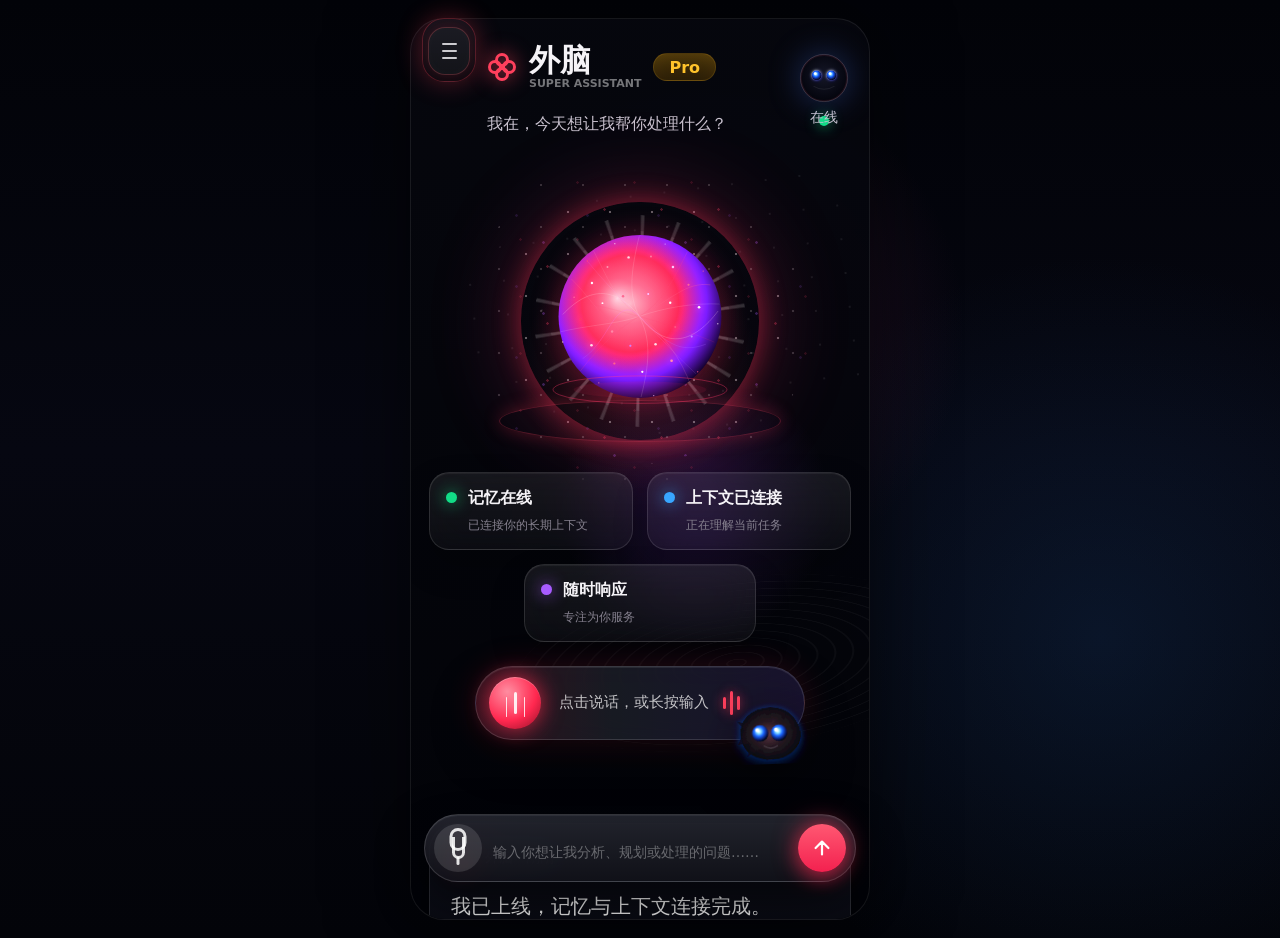
<file: app/index.html>
<!doctype html>
<html lang="zh-CN">
<head>
<meta charset="utf-8" />
<meta name="viewport" content="width=device-width, initial-scale=1, viewport-fit=cover" />
<title>Super Assistant · 个人外脑</title>
<link rel="stylesheet" href="./styles.css?v=20260625c" />
</head>
<body>
<div class="mobile-shell">
  <aside class="side-rail" id="sideRail" aria-label="功能入口">
    <button class="menu-toggle" id="menuToggle" type="button" aria-label="展开功能栏" aria-expanded="false">
      <span></span><span></span><span></span>
    </button>
    <nav class="rail-nav" aria-label="Super Assistant 功能">
      <button class="rail-item active" type="button" data-feature="记忆" title="记忆">
        <span class="rail-icon brain-icon" aria-hidden="true"></span><span class="rail-label">记忆</span>
      </button>
      <button class="rail-item" type="button" data-feature="工具" title="工具">
        <span class="rail-icon tool-icon" aria-hidden="true"></span><span class="rail-label">工具</span>
      </button>
      <button class="rail-item" type="button" data-feature="创作" title="创作">
        <span class="rail-icon write-icon" aria-hidden="true"></span><span class="rail-label">创作</span>
      </button>
      <button class="rail-item" type="button" data-feature="项目" title="项目">
        <span class="rail-icon project-icon" aria-hidden="true"></span><span class="rail-label">项目</span>
      </button>
      <button class="rail-item" type="button" data-feature="分析" title="分析">
        <span class="rail-icon chart-icon" aria-hidden="true"></span><span class="rail-label">分析</span>
      </button>
      <button class="rail-item" type="button" data-feature="自动化" title="自动化">
        <span class="rail-icon bolt-icon" aria-hidden="true"></span><span class="rail-label">自动化</span>
      </button>
      <button class="rail-item" type="button" data-feature="设置" title="设置">
        <span class="rail-icon spark-icon" aria-hidden="true"></span><span class="rail-label">设置</span>
      </button>
    </nav>
  </aside>

  <div class="sidebar-scrim" id="sidebarScrim" hidden></div>

  <main class="home-screen" id="homeScreen">
    <header class="identity-area">
      <div class="brand-line">
        <div class="brand-mark" aria-hidden="true">
          <span></span><span></span><span></span><span></span>
        </div>
        <h1>外脑 <span>Super Assistant</span></h1>
        <span class="pro-badge">Pro</span>
      </div>
      <p>我在，今天想让我帮你处理什么？</p>
      <div class="online-pill" aria-label="在线状态">
        <img src="./assets/assistant-avatar.svg" alt="" />
        <span></span>在线
      </div>
    </header>

    <section class="brain-hero" aria-label="外脑核心">
      <div class="orb-wrap">
        <div class="memory-orb" aria-hidden="true">
          <img src="./assets/brain-core.svg" alt="" />
        </div>
        <div class="orb-ring" aria-hidden="true"></div>
      </div>
      <div class="status-grid" aria-label="外脑状态">
        <article class="mini-card">
          <span class="status-dot green"></span>
          <strong>记忆在线</strong>
          <small>已连接你的长期上下文</small>
        </article>
        <article class="mini-card">
          <span class="status-dot blue"></span>
          <strong>上下文已连接</strong>
          <small>正在理解当前任务</small>
        </article>
        <article class="mini-card compact">
          <span class="status-dot violet"></span>
          <strong>随时响应</strong>
          <small>专注为你服务</small>
        </article>
      </div>
      <div class="core-command" aria-hidden="true">
        <span class="voice-orb"><i></i></span>
        <span class="command-text">点击说话，或长按输入</span>
        <span class="wave-mark"><i></i><i></i><i></i></span>
        <img class="mini-companion" src="./assets/mini-companion.svg" alt="" />
      </div>
    </section>

    <section class="answer-stack" id="answerStack" aria-live="polite">
      <article class="answer-card" id="answerCard">
        <div class="answer-meta"><span class="answer-sigil" aria-hidden="true"></span>外脑 · 刚刚</div>
        <div class="answer-copy" id="answerCopy">
          我已上线，记忆与上下文连接完成。<br>
          你可以直接把问题交给我，我会帮你整理思路、分析信息或推进下一步。
        </div>
        <details class="run-details" id="runDetails">
          <summary>运行详情</summary>
          <dl>
            <div><dt>job_id</dt><dd id="debugJobId">-</dd></div>
            <div><dt>status</dt><dd id="debugStatus">ready</dd></div>
            <div><dt>confidence</dt><dd id="debugConfidence">-</dd></div>
            <div><dt>debug message</dt><dd id="debugMessage">等待输入</dd></div>
          </dl>
        </details>
      </article>
    </section>
  </main>

  <form class="dock-input" id="chatForm">
    <button class="voice-button" type="button" aria-label="语音输入">
      <span></span>
    </button>
    <textarea id="chatInput" rows="1" placeholder="输入你想让我分析、规划或处理的问题……" required></textarea>
    <button class="send-button" id="sendBtn" type="submit" aria-label="发送">
      <svg viewBox="0 0 24 24" aria-hidden="true"><path d="M12 19V5m0 0-7 7m7-7 7 7"/></svg>
    </button>
  </form>
</div>

<script src="./app.js?v=20260625c"></script>
</body>
</html>
</file>
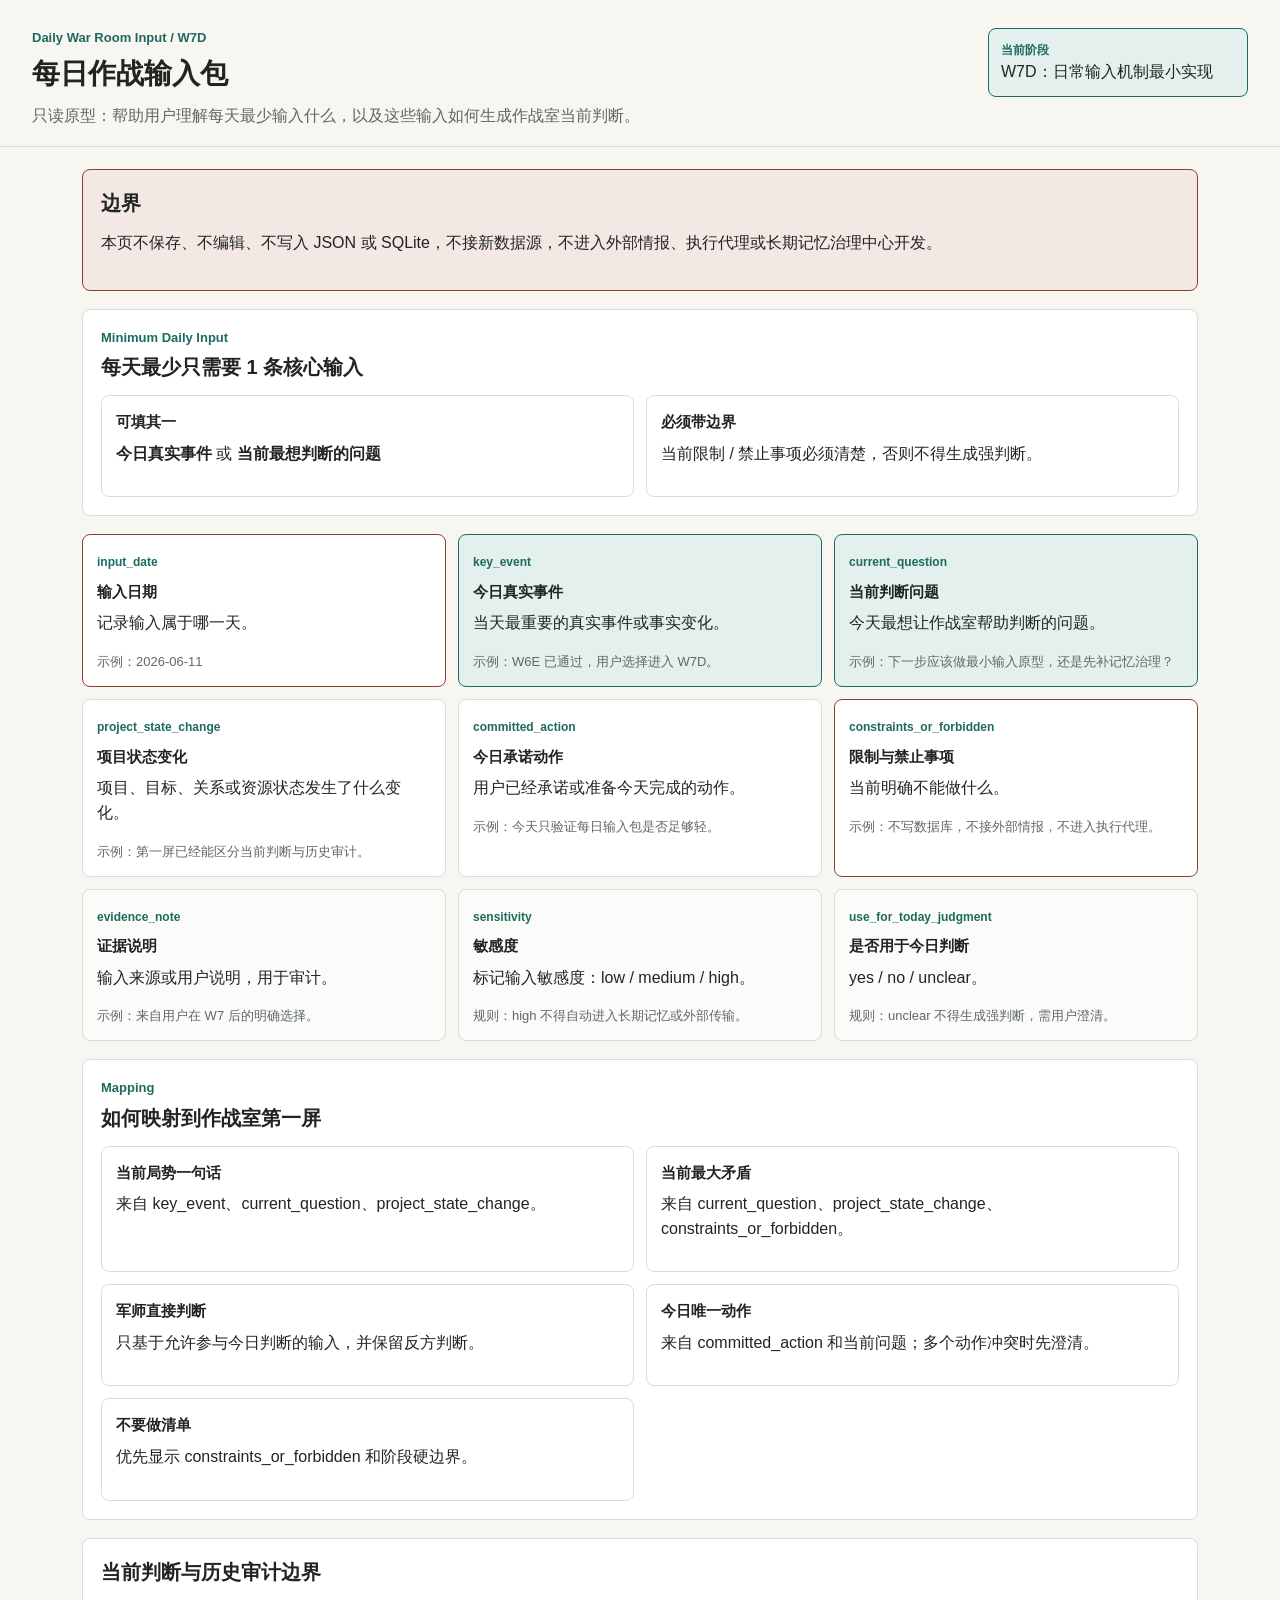
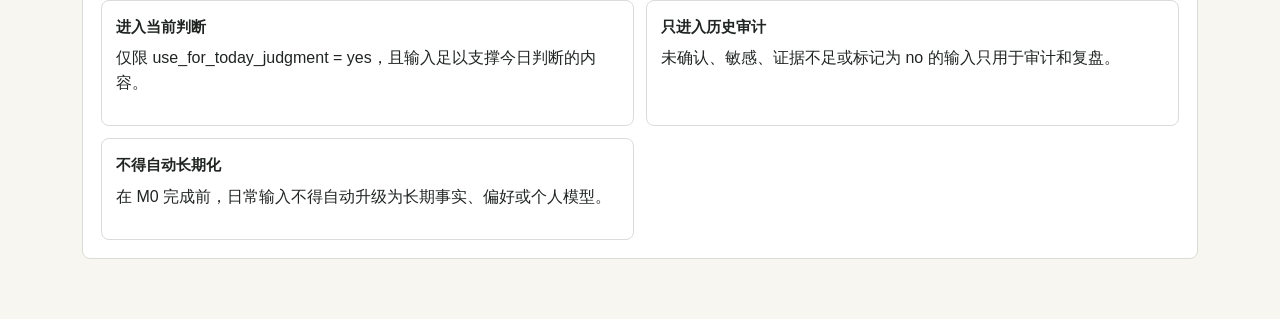
<file: app/daily_input.html>
<!doctype html>
<html lang="zh-CN">
<head>
  <meta charset="utf-8">
  <meta name="viewport" content="width=device-width, initial-scale=1">
  <title>个人超级军师 · 每日作战输入包 W7D</title>
  <link rel="stylesheet" href="./daily_input.css">
</head>
<body>
  <header class="page-header">
    <div>
      <p class="eyebrow">Daily War Room Input / W7D</p>
      <h1>每日作战输入包</h1>
      <p class="summary">只读原型：帮助用户理解每天最少输入什么，以及这些输入如何生成作战室当前判断。</p>
    </div>
    <div class="stage-box">
      <strong>当前阶段</strong>
      <span>W7D：日常输入机制最小实现</span>
    </div>
  </header>

  <main>
    <section class="notice" aria-label="W7D boundary">
      <h2>边界</h2>
      <p>本页不保存、不编辑、不写入 JSON 或 SQLite，不接新数据源，不进入外部情报、执行代理或长期记忆治理中心开发。</p>
    </section>

    <section class="first-screen">
      <div class="section-heading">
        <p class="eyebrow">Minimum Daily Input</p>
        <h2>每天最少只需要 1 条核心输入</h2>
      </div>
      <div class="minimal-rule">
        <article>
          <h3>可填其一</h3>
          <p><strong>今日真实事件</strong> 或 <strong>当前最想判断的问题</strong></p>
        </article>
        <article>
          <h3>必须带边界</h3>
          <p>当前限制 / 禁止事项必须清楚，否则不得生成强判断。</p>
        </article>
      </div>
    </section>

    <section class="field-grid" aria-label="Daily input fields">
      <article class="field-card required">
        <span class="field-key">input_date</span>
        <h3>输入日期</h3>
        <p>记录输入属于哪一天。</p>
        <p class="example">示例：2026-06-11</p>
      </article>

      <article class="field-card core">
        <span class="field-key">key_event</span>
        <h3>今日真实事件</h3>
        <p>当天最重要的真实事件或事实变化。</p>
        <p class="example">示例：W6E 已通过，用户选择进入 W7D。</p>
      </article>

      <article class="field-card core">
        <span class="field-key">current_question</span>
        <h3>当前判断问题</h3>
        <p>今天最想让作战室帮助判断的问题。</p>
        <p class="example">示例：下一步应该做最小输入原型，还是先补记忆治理？</p>
      </article>

      <article class="field-card">
        <span class="field-key">project_state_change</span>
        <h3>项目状态变化</h3>
        <p>项目、目标、关系或资源状态发生了什么变化。</p>
        <p class="example">示例：第一屏已经能区分当前判断与历史审计。</p>
      </article>

      <article class="field-card">
        <span class="field-key">committed_action</span>
        <h3>今日承诺动作</h3>
        <p>用户已经承诺或准备今天完成的动作。</p>
        <p class="example">示例：今天只验证每日输入包是否足够轻。</p>
      </article>

      <article class="field-card required">
        <span class="field-key">constraints_or_forbidden</span>
        <h3>限制与禁止事项</h3>
        <p>当前明确不能做什么。</p>
        <p class="example">示例：不写数据库，不接外部情报，不进入执行代理。</p>
      </article>

      <article class="field-card audit">
        <span class="field-key">evidence_note</span>
        <h3>证据说明</h3>
        <p>输入来源或用户说明，用于审计。</p>
        <p class="example">示例：来自用户在 W7 后的明确选择。</p>
      </article>

      <article class="field-card audit">
        <span class="field-key">sensitivity</span>
        <h3>敏感度</h3>
        <p>标记输入敏感度：low / medium / high。</p>
        <p class="example">规则：high 不得自动进入长期记忆或外部传输。</p>
      </article>

      <article class="field-card audit">
        <span class="field-key">use_for_today_judgment</span>
        <h3>是否用于今日判断</h3>
        <p>yes / no / unclear。</p>
        <p class="example">规则：unclear 不得生成强判断，需用户澄清。</p>
      </article>
    </section>

    <section class="mapping" aria-label="Mapping to war room">
      <div class="section-heading">
        <p class="eyebrow">Mapping</p>
        <h2>如何映射到作战室第一屏</h2>
      </div>
      <div class="mapping-grid">
        <article>
          <h3>当前局势一句话</h3>
          <p>来自 key_event、current_question、project_state_change。</p>
        </article>
        <article>
          <h3>当前最大矛盾</h3>
          <p>来自 current_question、project_state_change、constraints_or_forbidden。</p>
        </article>
        <article>
          <h3>军师直接判断</h3>
          <p>只基于允许参与今日判断的输入，并保留反方判断。</p>
        </article>
        <article>
          <h3>今日唯一动作</h3>
          <p>来自 committed_action 和当前问题；多个动作冲突时先澄清。</p>
        </article>
        <article>
          <h3>不要做清单</h3>
          <p>优先显示 constraints_or_forbidden 和阶段硬边界。</p>
        </article>
      </div>
    </section>

    <section class="audit-boundary" aria-label="Audit boundary">
      <h2>当前判断与历史审计边界</h2>
      <div class="boundary-grid">
        <article>
          <h3>进入当前判断</h3>
          <p>仅限 use_for_today_judgment = yes，且输入足以支撑今日判断的内容。</p>
        </article>
        <article>
          <h3>只进入历史审计</h3>
          <p>未确认、敏感、证据不足或标记为 no 的输入只用于审计和复盘。</p>
        </article>
        <article>
          <h3>不得自动长期化</h3>
          <p>在 M0 完成前，日常输入不得自动升级为长期事实、偏好或个人模型。</p>
        </article>
      </div>
    </section>
  </main>
</body>
</html>
</file>
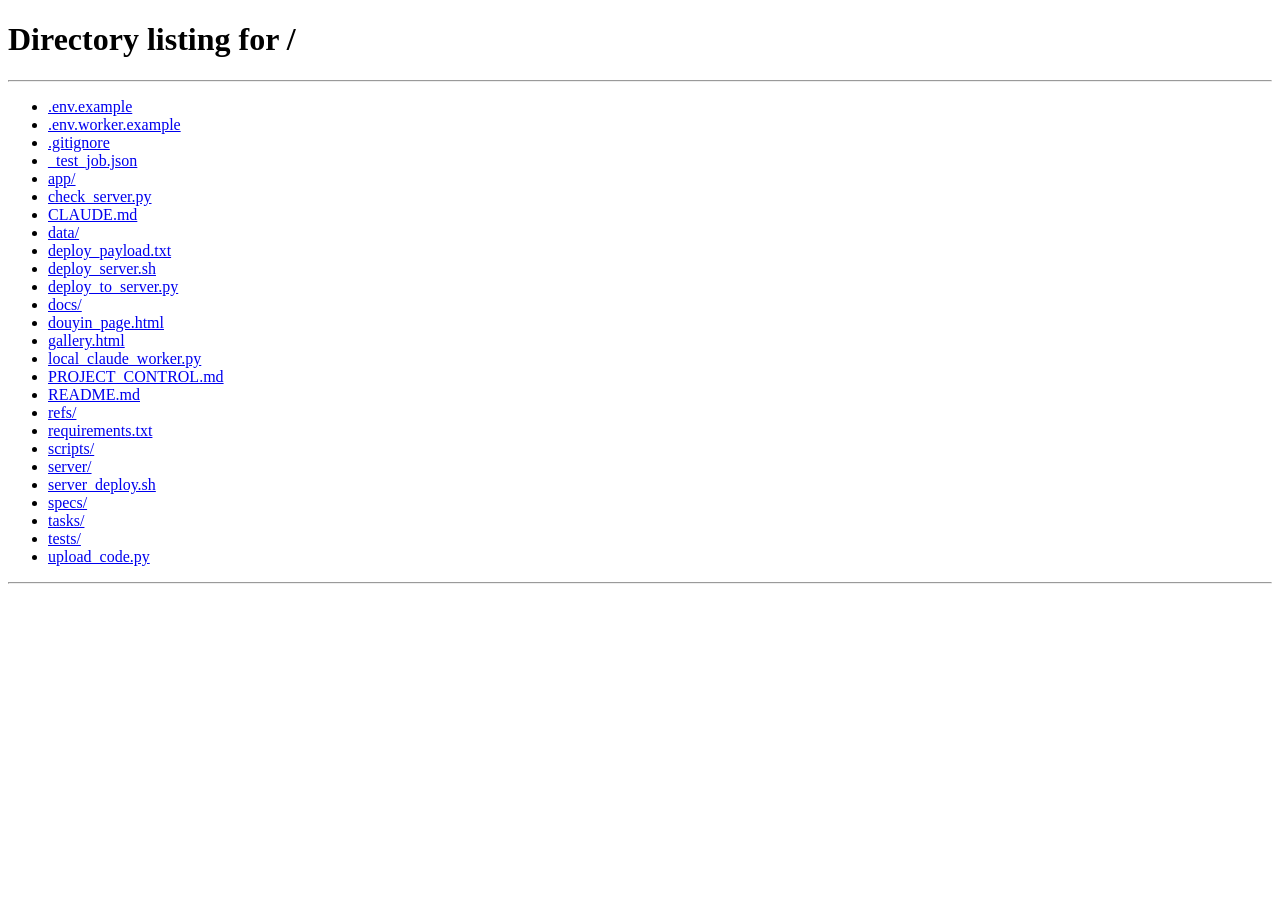
<file: app/local-claude-check.html>
<!DOCTYPE html>
<html lang="zh-CN">
<head>
<meta charset="UTF-8">
<meta http-equiv="refresh" content="0;url=/" />
<meta name="viewport" content="width=device-width, initial-scale=1.0">
<title>Local Claude Worker 验证 · 已迁移</title>
<style>
  * { box-sizing: border-box; margin: 0; padding: 0; }
  body { font-family: -apple-system, 'Microsoft YaHei', sans-serif; background: #0f172a; color: #e2e8f0; min-height: 100vh; padding: 2rem; }
  .container { max-width: 780px; margin: 0 auto; }
  h1 { font-size: 1.5rem; margin-bottom: 0.5rem; color: #f8fafc; }
  .subtitle { color: #94a3b8; margin-bottom: 1.5rem; font-size: 0.9rem; }
  .card { background: #1e293b; border: 1px solid #334155; border-radius: 10px; padding: 1.5rem; margin-bottom: 1rem; }
  textarea { width: 100%; min-height: 100px; background: #0f172a; border: 1px solid #475569; color: #e2e8f0; padding: 0.75rem; border-radius: 6px; font-size: 0.95rem; resize: vertical; font-family: inherit; }
  button { background: #3b82f6; color: #fff; border: none; padding: 0.7rem 1.8rem; border-radius: 6px; font-size: 1rem; cursor: pointer; margin-top: 0.75rem; transition: background .15s; }
  button:hover { background: #2563eb; }
  button:disabled { background: #475569; cursor: not-allowed; }
  .status-pending { color: #fbbf24; }
  .status-claimed { color: #60a5fa; }
  .status-succeeded { color: #34d399; }
  .status-failed { color: #f87171; }
  .status-running { color: #a78bfa; }
  .result-box { background: #0f172a; border: 1px solid #334155; border-radius: 6px; padding: 1rem; white-space: pre-wrap; font-size: 0.9rem; line-height: 1.6; max-height: 400px; overflow-y: auto; }
  .badge { display: inline-block; padding: 0.2rem 0.6rem; border-radius: 4px; font-size: 0.8rem; font-weight: 600; }
  .badge-ok { background: #065f46; color: #34d399; }
  .badge-err { background: #7f1d1d; color: #f87171; }
  .badge-info { background: #1e3a5f; color: #60a5fa; }
  .section-label { font-size: 0.8rem; color: #94a3b8; text-transform: uppercase; letter-spacing: 0.05em; margin-bottom: 0.4rem; }
  .hidden { display: none; }
  .pass-banner { background: #065f46; border: 2px solid #34d399; color: #d1fae5; padding: 1.2rem; border-radius: 10px; text-align: center; font-size: 1.2rem; font-weight: 700; margin-bottom: 1rem; }
  .error-banner { background: #7f1d1d; border: 2px solid #f87171; color: #fecaca; padding: 1rem; border-radius: 10px; margin-bottom: 1rem; }
  .log-line { font-size: 0.8rem; color: #94a3b8; padding: 0.15rem 0; }
</style>
</head>
<body>
<div class="container">
  <h1>🖥️ Local Claude Worker 验证</h1>
  <p class="subtitle">本机 Claude Code → 远程服务器 → 网页展示</p>

  <div id="passBanner" class="pass-banner hidden">✅ Local Claude Worker 已跑通</div>
  <div id="errorBanner" class="error-banner hidden"></div>

  <div class="card">
    <div class="section-label">📝 提问</div>
    <textarea id="question">帮我测试远程服务器到本机 Claude Worker 是否接通，并简单说明你看到了什么。用JSON格式回答。</textarea>
    <button id="btnCreate" onclick="createJob()">创建 Claude Worker 任务</button>
    <div id="createInfo" style="margin-top:0.5rem;font-size:0.85rem;"></div>
  </div>

  <div class="card" id="statusCard">
    <div class="section-label">📊 状态</div>
    <div id="logArea"></div>
    <div id="resultArea"></div>
  </div>
</div>

<script>
const SERVER = '';
let pollTimer = null;

function log(msg) {
  const area = document.getElementById('logArea');
  area.innerHTML += `<div class="log-line">[${new Date().toLocaleTimeString()}] ${msg}</div>`;
}

async function createJob() {
  const btn = document.getElementById('btnCreate');
  const question = document.getElementById('question').value.trim();
  if (!question) return;

  btn.disabled = true;
  document.getElementById('passBanner').classList.add('hidden');
  document.getElementById('errorBanner').classList.add('hidden');
  document.getElementById('resultArea').innerHTML = '';
  document.getElementById('logArea').innerHTML = '';
  document.getElementById('createInfo').innerHTML = '';

  log('创建任务...');
  try {
    const resp = await fetch(SERVER + '/api/local-agent/jobs', {
      method: 'POST',
      headers: { 'Content-Type': 'application/json' },
      body: JSON.stringify({ user_id: 'default_user', task_type: 'deep_reasoning', question: question, context: { source: 'web_verify' } })
    });
    const data = await resp.json();
    if (!data.job_id) { log('❌ 创建失败: ' + JSON.stringify(data)); btn.disabled = false; return; }

    document.getElementById('createInfo').innerHTML = `Job ID: <code>${data.job_id}</code> — 等待本机 Worker 处理...`;
    log('✅ 任务已创建: ' + data.job_id);
    log('⏳ 轮询中...');
    pollJob(data.job_id);
  } catch(e) {
    log('❌ 请求失败: ' + e.message);
    btn.disabled = false;
  }
}

async function pollJob(jobId) {
  if (pollTimer) clearTimeout(pollTimer);

  try {
    const resp = await fetch(SERVER + '/api/local-agent/jobs/' + jobId);
    const data = await resp.json();
    const status = data.status;

    if (status === 'pending') {
      log('⏳ pending — 等待 Worker 拉取...');
      pollTimer = setTimeout(() => pollJob(jobId), 2000);
    } else if (status === 'claimed') {
      log('🔄 claimed — Worker 已拉取，Claude 推理中...');
      pollTimer = setTimeout(() => pollJob(jobId), 3000);
    } else if (status === 'succeeded') {
      log('✅ succeeded — 推理完成！');
      showResult(data, true);
      document.getElementById('btnCreate').disabled = false;
    } else if (status === 'failed') {
      log('❌ failed — ' + (data.error || '未知错误'));
      showResult(data, false);
      document.getElementById('btnCreate').disabled = false;
    } else {
      log('🔄 ' + status + ' — 继续轮询...');
      pollTimer = setTimeout(() => pollJob(jobId), 3000);
    }
  } catch(e) {
    log('⚠️ 轮询异常: ' + e.message + '，2秒后重试...');
    pollTimer = setTimeout(() => pollJob(jobId), 3000);
  }
}

function showResult(data, success) {
  const area = document.getElementById('resultArea');
  const r = data.result || {};
  let html = '';

  if (success) {
    document.getElementById('passBanner').classList.remove('hidden');
  } else {
    const banner = document.getElementById('errorBanner');
    banner.textContent = '❌ 任务失败: ' + (data.error || '未知错误');
    banner.classList.remove('hidden');
  }

  html += `<div style="margin-top:1rem;"><span class="badge ${success ? 'badge-ok' : 'badge-err'}">${data.status}</span> <span class="badge badge-info">${data.job_id}</span></div>`;

  if (r.answer) {
    html += `<div class="section-label" style="margin-top:1rem;">💬 回答</div>`;
    html += `<div class="result-box">${escapeHtml(r.answer)}</div>`;
  }
  if (r.summary) {
    html += `<div class="section-label" style="margin-top:0.8rem;">📋 摘要</div>`;
    html += `<div class="result-box">${escapeHtml(r.summary)}</div>`;
  }
  if (r.next_actions && r.next_actions.length) {
    html += `<div class="section-label" style="margin-top:0.8rem;">➡️ 下一步建议</div>`;
    html += '<ul style="padding-left:1.5rem;">';
    r.next_actions.forEach(a => { html += `<li>${escapeHtml(a)}</li>`; });
    html += '</ul>';
  }
  if (r.memory_updates && r.memory_updates.length) {
    html += `<div class="section-label" style="margin-top:0.8rem;">🧠 建议写入记忆</div>`;
    r.memory_updates.forEach(m => {
      html += `<div class="result-box" style="margin-bottom:0.5rem;">`;
      html += `<strong>目标:</strong> ${escapeHtml(m.target)}<br>`;
      html += `<strong>内容:</strong> ${escapeHtml(m.content)}<br>`;
      html += `<strong>原因:</strong> ${escapeHtml(m.reason)}`;
      html += `</div>`;
    });
  }
  if (r.confidence) {
    html += `<div class="section-label" style="margin-top:0.8rem;">🎯 置信度: ${escapeHtml(r.confidence)}</div>`;
  }
  if (r.warnings && r.warnings.length) {
    html += `<div class="section-label" style="margin-top:0.8rem;">⚠️ 警告</div>`;
    html += '<ul style="padding-left:1.5rem;">';
    r.warnings.forEach(w => { html += `<li>${escapeHtml(w)}</li>`; });
    html += '</ul>';
  }

  area.innerHTML = html;
}

function escapeHtml(text) {
  const div = document.createElement('div');
  div.textContent = text;
  return div.innerHTML;
}
</script>
</body>
</html>
</file>
<file: app/styles.css>
:root {
  --bg: #030409;
  --bg-soft: #090b14;
  --glass: rgba(18, 20, 31, 0.58);
  --glass-strong: rgba(24, 26, 38, 0.76);
  --line: rgba(255, 255, 255, 0.12);
  --line-hot: rgba(255, 73, 96, 0.46);
  --text: #f5f3f7;
  --text-soft: #c9c2cf;
  --muted: #85808e;
  --red: #ff405d;
  --pink: #ff5f9c;
  --violet: #a85cff;
  --blue: #38a6ff;
  --green: #12dc86;
  --amber: #f7b72d;
  --radius: 28px;
  --font: -apple-system, BlinkMacSystemFont, "Segoe UI", "PingFang SC", "Microsoft YaHei", system-ui, sans-serif;
}

* { box-sizing: border-box; margin: 0; padding: 0; }
html { background: var(--bg); }
body {
  min-height: 100dvh;
  overflow: hidden;
  color: var(--text);
  font-family: var(--font);
  background:
    radial-gradient(circle at 55% 35%, rgba(137, 46, 104, 0.28), transparent 28%),
    radial-gradient(circle at 86% 68%, rgba(23, 61, 111, 0.28), transparent 30%),
    linear-gradient(180deg, #020308 0%, #060711 48%, #030409 100%);
  -webkit-font-smoothing: antialiased;
}

button, textarea { font: inherit; color: inherit; border: 0; background: none; outline: none; }
button { cursor: pointer; }

.mobile-shell {
  position: relative;
  width: min(100vw, 460px);
  min-height: 100dvh;
  margin: 0 auto;
  overflow: hidden;
  background:
    radial-gradient(circle at 50% 39%, rgba(255, 60, 92, 0.22), transparent 20%),
    radial-gradient(circle at 62% 54%, rgba(154, 66, 255, 0.18), transparent 24%),
    linear-gradient(180deg, rgba(6, 7, 14, 0.92), rgba(2, 3, 8, 0.98));
  box-shadow: 0 0 80px rgba(0, 0, 0, 0.55);
}

.mobile-shell::before,
.mobile-shell::after {
  content: "";
  position: absolute;
  inset: auto -20% 19% 22%;
  height: 170px;
  pointer-events: none;
  opacity: 0.42;
  background:
    repeating-radial-gradient(ellipse at center, transparent 0 8px, rgba(255,255,255,0.08) 9px 10px, transparent 11px 18px);
  border-radius: 50%;
  transform: rotate(-7deg);
}

.mobile-shell::after {
  inset: 17% -16% auto 10%;
  height: 260px;
  opacity: 0.16;
  background-image: radial-gradient(circle, rgba(255,255,255,0.45) 0 1px, transparent 1.5px);
  background-size: 34px 34px;
}

.side-rail {
  position: fixed;
  z-index: 30;
  top: max(18px, env(safe-area-inset-top));
  left: max(12px, calc((100vw - 460px) / 2 + 12px));
  width: 54px;
  height: 64px;
  padding: 8px 5px;
  border: 1px solid rgba(255, 69, 90, 0.32);
  border-radius: 22px;
  background: linear-gradient(180deg, rgba(18, 18, 26, 0.72), rgba(4, 5, 10, 0.76));
  box-shadow: 0 0 26px rgba(255, 62, 86, 0.32), inset 0 0 22px rgba(255, 255, 255, 0.03);
  backdrop-filter: blur(18px);
  overflow: hidden;
  transition: width 0.22s ease, height 0.22s ease, border-radius 0.22s ease, background 0.22s ease;
}

.side-rail.open {
  width: 184px;
  height: auto;
  bottom: max(18px, env(safe-area-inset-bottom));
  border-radius: 24px;
  background: rgba(13, 14, 23, 0.9);
  box-shadow: 0 0 42px rgba(255, 62, 86, 0.44), 0 20px 70px rgba(0, 0, 0, 0.55);
}

.menu-toggle {
  width: 42px;
  height: 48px;
  margin: 0;
  display: grid;
  place-content: center;
  gap: 5px;
  border-radius: 17px;
  background: rgba(255, 255, 255, 0.06);
  border: 1px solid rgba(255, 91, 104, 0.25);
  box-shadow: 0 0 18px rgba(255, 64, 93, 0.24);
}

.side-rail.open .menu-toggle {
  width: 42px;
  margin-bottom: 26px;
}

.menu-toggle span {
  display: block;
  width: 15px;
  height: 2px;
  border-radius: 99px;
  background: rgba(245, 243, 247, 0.82);
}

.rail-nav {
  display: none;
  min-height: 430px;
  flex-direction: column;
  align-items: center;
  gap: 17px;
}

.side-rail.open .rail-nav { display: flex; }

.rail-item {
  width: 32px;
  min-height: 32px;
  display: flex;
  align-items: center;
  gap: 12px;
  border-radius: 18px;
  color: var(--muted);
  transition: color 0.18s ease, background 0.18s ease, width 0.18s ease;
}

.side-rail.open .rail-item {
  width: 162px;
  padding: 0 12px;
  background: rgba(255, 255, 255, 0.035);
}

.rail-item.active,
.rail-item:hover { color: var(--text); }

.rail-label {
  display: none;
  white-space: nowrap;
  font-size: 14px;
  color: var(--text-soft);
}

.side-rail.open .rail-label { display: inline; }

.rail-icon {
  position: relative;
  width: 24px;
  height: 24px;
  flex: 0 0 24px;
  display: inline-grid;
  place-items: center;
  filter: drop-shadow(0 0 8px currentColor);
}

.rail-icon::before,
.rail-icon::after { content: ""; position: absolute; }
.brain-icon { color: var(--red); }
.brain-icon::before { width: 15px; height: 17px; border: 2px solid currentColor; border-radius: 45% 55% 45% 55%; }
.brain-icon::after { width: 2px; height: 15px; background: currentColor; border-radius: 8px; }
.tool-icon { color: #f4a742; }
.tool-icon::before { width: 17px; height: 6px; border: 2px solid currentColor; border-left: 0; transform: rotate(-45deg); border-radius: 0 8px 8px 0; }
.tool-icon::after { width: 12px; height: 3px; background: currentColor; transform: translate(-4px, 5px) rotate(-45deg); border-radius: 9px; }
.write-icon { color: var(--violet); }
.write-icon::before { width: 17px; height: 6px; border: 2px solid currentColor; transform: rotate(-38deg); border-radius: 4px; }
.write-icon::after { width: 5px; height: 5px; background: currentColor; transform: translate(8px, -7px); border-radius: 50%; box-shadow: -19px 17px 0 -1px currentColor; }
.project-icon { color: var(--blue); }
.project-icon::before { width: 20px; height: 14px; border: 2px solid currentColor; border-radius: 3px; transform: translateY(2px); }
.project-icon::after { width: 9px; height: 4px; background: currentColor; border-radius: 2px 2px 0 0; transform: translate(-5px, -7px); }
.chart-icon { color: var(--green); }
.chart-icon::before { width: 4px; height: 15px; background: currentColor; border-radius: 9px; box-shadow: -7px 6px 0 -1px currentColor, 7px -4px 0 0 currentColor; }
.bolt-icon { color: #8f58ff; }
.bolt-icon::before { width: 12px; height: 20px; background: currentColor; clip-path: polygon(58% 0, 7% 56%, 43% 56%, 28% 100%, 92% 42%, 56% 42%); }
.spark-icon { color: #f2f0ff; }
.spark-icon::before { width: 16px; height: 16px; background: currentColor; clip-path: polygon(50% 0, 61% 38%, 100% 50%, 61% 62%, 50% 100%, 39% 62%, 0 50%, 39% 38%); }
.spark-icon::after { width: 5px; height: 5px; background: currentColor; border-radius: 50%; transform: translate(11px, -9px); opacity: 0.75; }

.sidebar-scrim {
  position: fixed;
  z-index: 20;
  inset: 0;
  background: rgba(0, 0, 0, 0.18);
}

.home-screen {
  position: relative;
  z-index: 1;
  height: 100dvh;
  overflow-y: auto;
  padding: max(26px, env(safe-area-inset-top)) 18px 128px;
  scrollbar-width: none;
}
.home-screen::-webkit-scrollbar { display: none; }

.identity-area {
  position: relative;
  min-height: 118px;
  padding-left: 58px;
}

.brand-line {
  display: flex;
  align-items: center;
  gap: 12px;
  padding-right: 82px;
}

.brand-mark {
  position: relative;
  width: 30px;
  height: 30px;
  color: var(--red);
  filter: drop-shadow(0 0 10px rgba(255, 64, 93, 0.8));
}

.brand-mark span {
  position: absolute;
  width: 14px;
  height: 14px;
  border: 3px solid currentColor;
  border-radius: 50%;
}
.brand-mark span:nth-child(1) { left: 1px; top: 8px; }
.brand-mark span:nth-child(2) { left: 8px; top: 1px; }
.brand-mark span:nth-child(3) { right: 1px; top: 8px; }
.brand-mark span:nth-child(4) { left: 8px; bottom: 1px; }

h1 {
  display: flex;
  flex-direction: column;
  gap: 1px;
  font-size: 31px;
  line-height: 1.03;
  font-weight: 720;
  letter-spacing: 0;
}

h1 span {
  font-size: 11px;
  text-transform: uppercase;
  color: rgba(255, 255, 255, 0.45);
  font-weight: 650;
}

.pro-badge {
  display: inline-flex;
  align-items: center;
  height: 28px;
  padding: 0 15px;
  border-radius: 999px;
  color: #ffc32b;
  background: linear-gradient(180deg, rgba(91, 64, 10, 0.82), rgba(45, 30, 5, 0.78));
  border: 1px solid rgba(255, 190, 38, 0.18);
  box-shadow: inset 0 0 18px rgba(255, 195, 43, 0.08);
  font-weight: 700;
}

.identity-area p {
  margin-top: 22px;
  color: var(--text-soft);
  font-size: 16px;
  line-height: 1.6;
}

.online-pill {
  position: absolute;
  top: 6px;
  right: 0;
  display: flex;
  flex-direction: column;
  align-items: center;
  gap: 11px;
  color: var(--text-soft);
  font-size: 14px;
}

.online-pill img {
  width: 54px;
  height: 54px;
  border-radius: 50%;
  display: block;
  object-fit: cover;
  filter: drop-shadow(0 0 16px rgba(70, 121, 255, 0.32));
  animation: avatarBreathe 3.6s ease-in-out infinite;
}

.online-pill span {
  width: 10px;
  height: 10px;
  margin-bottom: -28px;
  border-radius: 50%;
  background: var(--green);
  box-shadow: 0 0 14px rgba(18, 220, 134, 0.9);
}

.brain-hero {
  min-height: 660px;
  display: flex;
  flex-direction: column;
  align-items: center;
}

.orb-wrap {
  position: relative;
  width: 100%;
  height: 315px;
  display: grid;
  place-items: center;
}

.memory-orb {
  position: relative;
  width: 238px;
  height: 238px;
  border-radius: 50%;
  box-shadow:
    0 0 28px rgba(255, 48, 78, 0.44),
    0 0 92px rgba(255, 60, 118, 0.3);
  animation: orbFloat 5.5s ease-in-out infinite, orbGlow 3.8s ease-in-out infinite;
}

.memory-orb::before,
.memory-orb::after {
  content: "";
  position: absolute;
  inset: 13px;
  border-radius: 50%;
  background:
    repeating-conic-gradient(from 12deg, transparent 0 8deg, rgba(255,255,255,0.28) 9deg 10deg, transparent 11deg 20deg);
  mask-image: radial-gradient(circle, transparent 0 36%, #000 38% 72%, transparent 74%);
  opacity: 0.58;
  animation: rotate 24s linear infinite;
}

.memory-orb::after {
  inset: 29px;
  opacity: 0.34;
  animation-duration: 16s;
  animation-direction: reverse;
}

.memory-orb img {
  position: relative;
  z-index: 2;
  width: 100%;
  height: 100%;
  display: block;
  object-fit: contain;
  filter: saturate(1.08) contrast(1.06);
  animation: coreDrift 18s ease-in-out infinite;
}

.orb-wrap::before,
.orb-wrap::after {
  content: "";
  position: absolute;
  width: 286px;
  height: 286px;
  border-radius: 50%;
  pointer-events: none;
  background-image:
    radial-gradient(circle, rgba(255, 235, 240, 0.9) 0 1px, transparent 1.6px),
    radial-gradient(circle, rgba(255, 67, 102, 0.72) 0 1px, transparent 1.5px),
    radial-gradient(circle, rgba(173, 95, 255, 0.68) 0 1px, transparent 1.6px);
  background-size: 42px 42px, 57px 57px, 71px 71px;
  background-position: 8px 13px, 22px 3px, 11px 29px;
  opacity: 0.42;
  filter: blur(0.2px) drop-shadow(0 0 8px rgba(255, 64, 93, 0.55));
  animation: particleOrbit 24s linear infinite;
}

.orb-wrap::after {
  width: 340px;
  height: 340px;
  opacity: 0.2;
  animation-duration: 34s;
  animation-direction: reverse;
}

.node {
  position: absolute;
  width: 4px;
  height: 4px;
  border-radius: 50%;
  background: #fff1f4;
  box-shadow: 0 0 11px #ff4060, 0 0 22px rgba(255, 64, 96, 0.8);
}
.n1 { left: 25%; top: 29%; animation: twinkle 1.9s infinite; }
.n2 { left: 47%; top: 19%; animation: twinkle 2.4s infinite .2s; }
.n3 { left: 70%; top: 34%; animation: twinkle 2.2s infinite .4s; }
.n4 { left: 32%; top: 58%; animation: twinkle 2.8s infinite .1s; }
.n5 { left: 56%; top: 61%; animation: twinkle 2.1s infinite .5s; }
.n6 { left: 77%; top: 57%; animation: twinkle 2.6s infinite .7s; }
.n7 { left: 43%; top: 77%; animation: twinkle 2.3s infinite .9s; }
.n8 { left: 62%; top: 42%; animation: twinkle 2s infinite .3s; }
.n9 { left: 18%; top: 49%; animation: twinkle 3s infinite .6s; }
.n10 { left: 55%; top: 33%; animation: twinkle 2.7s infinite .8s; }
.n11 { left: 36%; top: 40%; animation: twinkle 2.5s infinite .15s; }
.n12 { left: 69%; top: 73%; animation: twinkle 2.9s infinite .45s; }

.orb-ring {
  position: absolute;
  width: 282px;
  height: 42px;
  bottom: 36px;
  border-radius: 50%;
  border: 1px solid rgba(255, 70, 98, 0.28);
  box-shadow: 0 0 18px rgba(255, 54, 84, 0.28);
  animation: ringPulse 4.4s ease-in-out infinite;
}

.status-grid {
  width: 100%;
  display: grid;
  grid-template-columns: 1fr 1fr;
  gap: 14px;
  margin-top: -6px;
}

.mini-card {
  min-height: 76px;
  padding: 15px 16px;
  border: 1px solid var(--line);
  border-radius: 20px;
  background: linear-gradient(180deg, rgba(255,255,255,0.08), rgba(255,255,255,0.035));
  backdrop-filter: blur(18px);
  box-shadow: 0 16px 34px rgba(0, 0, 0, 0.22), inset 0 1px 0 rgba(255,255,255,0.05);
}

.mini-card.compact {
  grid-column: 1 / -1;
  width: 55%;
  justify-self: center;
}

.core-command {
  position: relative;
  width: min(100%, 330px);
  min-height: 72px;
  margin-top: 24px;
  display: flex;
  align-items: center;
  gap: 18px;
  padding: 10px 64px 10px 13px;
  border: 1px solid rgba(255, 255, 255, 0.14);
  border-radius: 999px;
  background:
    linear-gradient(90deg, rgba(255, 44, 76, 0.15), rgba(255, 255, 255, 0.055) 42%, rgba(137, 57, 255, 0.1)),
    rgba(15, 17, 27, 0.72);
  box-shadow: 0 18px 44px rgba(0, 0, 0, 0.35), 0 0 34px rgba(255, 54, 84, 0.16), inset 0 1px 0 rgba(255,255,255,0.08);
  backdrop-filter: blur(18px);
}

.voice-orb {
  flex: 0 0 52px;
  width: 52px;
  height: 52px;
  display: grid;
  place-items: center;
  border-radius: 50%;
  background: radial-gradient(circle at 35% 28%, #ff8ca0, #ff284f 58%, #8e1027);
  box-shadow: 0 0 22px rgba(255, 46, 79, 0.78), inset 0 1px 0 rgba(255,255,255,0.22);
  animation: voicePulse 2.2s ease-in-out infinite;
}

.voice-orb i,
.wave-mark i {
  display: block;
  width: 3px;
  border-radius: 99px;
  background: rgba(255,255,255,0.9);
  box-shadow: 0 0 8px rgba(255,255,255,0.38);
}

.voice-orb i {
  height: 22px;
  box-shadow: -9px 4px 0 -1px rgba(255,255,255,0.82), 9px 4px 0 -1px rgba(255,255,255,0.82), 0 0 8px rgba(255,255,255,0.38);
  animation: voiceBars 1.1s ease-in-out infinite;
}

.command-text {
  min-width: 0;
  color: rgba(255,255,255,0.74);
  font-size: 15px;
  white-space: nowrap;
}

.wave-mark {
  margin-left: auto;
  display: flex;
  align-items: center;
  gap: 4px;
  color: var(--red);
}

.wave-mark i {
  background: var(--red);
  box-shadow: 0 0 11px rgba(255,64,93,0.8);
}
.wave-mark i:nth-child(1) { height: 12px; }
.wave-mark i:nth-child(2) { height: 24px; animation-delay: .12s; }
.wave-mark i:nth-child(3) { height: 14px; animation-delay: .24s; }
.wave-mark i { animation: waveBeat 1s ease-in-out infinite; }

.mini-companion {
  position: absolute;
  right: -9px;
  bottom: -25px;
  width: 86px;
  height: auto;
  filter: drop-shadow(0 14px 24px rgba(0,0,0,0.55));
  transform: rotate(-2deg);
  transform-origin: 52% 70%;
  animation: companionFloat 4.6s ease-in-out infinite;
}

.mini-card strong {
  display: block;
  margin-left: 22px;
  font-size: 16px;
  font-weight: 650;
}

.mini-card small {
  display: block;
  margin: 8px 0 0 22px;
  color: var(--muted);
  font-size: 12px;
  line-height: 1.4;
}

.status-dot {
  float: left;
  width: 11px;
  height: 11px;
  margin-top: 4px;
  border-radius: 50%;
}
.status-dot.green { background: var(--green); box-shadow: 0 0 16px rgba(18, 220, 134, 0.8); }
.status-dot.blue { background: var(--blue); box-shadow: 0 0 16px rgba(56, 166, 255, 0.8); }
.status-dot.violet { background: var(--violet); box-shadow: 0 0 16px rgba(168, 92, 255, 0.8); }

.answer-stack {
  display: flex;
  flex-direction: column;
  gap: 12px;
}

.question-card {
  align-self: flex-end;
  max-width: 88%;
  padding: 12px 15px;
  border: 1px solid rgba(255,255,255,0.1);
  border-radius: 19px 19px 8px 19px;
  background: rgba(255, 255, 255, 0.08);
  color: var(--text-soft);
  font-size: 14px;
  line-height: 1.65;
}

.answer-card {
  width: 100%;
  padding: 22px 21px 18px;
  border: 1px solid rgba(255, 255, 255, 0.12);
  border-radius: 28px;
  background: linear-gradient(180deg, rgba(16, 18, 28, 0.72), rgba(8, 10, 18, 0.66));
  box-shadow: 0 26px 54px rgba(0, 0, 0, 0.35), inset 0 1px 0 rgba(255,255,255,0.04);
  backdrop-filter: blur(22px);
}

.answer-meta {
  display: flex;
  align-items: center;
  gap: 10px;
  color: var(--muted);
  font-size: 14px;
  margin-bottom: 18px;
}

.answer-sigil {
  width: 24px;
  height: 24px;
  border-radius: 50%;
  background:
    radial-gradient(circle, #fff 0 1px, transparent 2px),
    radial-gradient(circle, rgba(255, 37, 75, 0.82), rgba(255, 37, 75, 0.12));
  box-shadow: 0 0 20px rgba(255, 64, 93, 0.62);
}

.answer-copy {
  color: rgba(255, 255, 255, 0.88);
  font-size: 20px;
  line-height: 1.8;
}

.answer-copy.processing {
  color: var(--text-soft);
  font-size: 17px;
}

.answer-copy.failed {
  color: #ffc4cd;
}

.structured-blocks {
  margin-top: 16px;
  display: grid;
  gap: 10px;
}

.info-block {
  padding: 12px 13px;
  border: 1px solid rgba(255,255,255,0.09);
  border-radius: 16px;
  background: rgba(255,255,255,0.045);
}

.info-block h3 {
  margin-bottom: 8px;
  color: var(--muted);
  font-size: 12px;
  font-weight: 650;
}

.info-block p,
.info-block li {
  color: var(--text-soft);
  font-size: 13px;
  line-height: 1.65;
}
.info-block ul { padding-left: 17px; }

.run-details {
  margin-top: 18px;
  padding-top: 12px;
  border-top: 1px solid rgba(255,255,255,0.08);
  color: var(--muted);
}

.run-details summary {
  cursor: pointer;
  list-style: none;
  font-size: 13px;
  user-select: none;
}
.run-details summary::-webkit-details-marker { display: none; }
.run-details summary::after { content: " +"; color: var(--red); }
.run-details[open] summary::after { content: " -"; }

.run-details dl {
  margin-top: 10px;
  display: grid;
  gap: 8px;
}

.run-details div {
  display: grid;
  grid-template-columns: 94px 1fr;
  gap: 8px;
  font-size: 12px;
}

.run-details dt { color: rgba(255,255,255,0.42); }
.run-details dd {
  min-width: 0;
  word-break: break-all;
  color: rgba(255,255,255,0.68);
}

.dock-input {
  position: fixed;
  z-index: 40;
  left: max(14px, calc((100vw - 460px) / 2 + 14px));
  right: max(14px, calc((100vw - 460px) / 2 + 14px));
  bottom: max(18px, env(safe-area-inset-bottom));
  min-height: 66px;
  display: flex;
  align-items: flex-end;
  gap: 11px;
  padding: 9px;
  border: 1px solid rgba(255,255,255,0.15);
  border-radius: 34px;
  background: linear-gradient(180deg, rgba(37, 39, 48, 0.88), rgba(17, 18, 25, 0.88));
  box-shadow: 0 18px 46px rgba(0, 0, 0, 0.52), inset 0 1px 0 rgba(255,255,255,0.06);
  backdrop-filter: blur(18px);
}

.voice-button,
.send-button {
  flex: 0 0 48px;
  width: 48px;
  height: 48px;
  display: grid;
  place-items: center;
  border-radius: 50%;
}

.voice-button {
  background: rgba(255,255,255,0.12);
  color: rgba(255,255,255,0.86);
}
.voice-button span {
  width: 13px;
  height: 22px;
  border: 3px solid currentColor;
  border-top: 0;
  border-radius: 0 0 10px 10px;
  position: relative;
}
.voice-button span::before {
  content: "";
  position: absolute;
  left: 50%;
  top: -9px;
  width: 11px;
  height: 17px;
  border: 3px solid currentColor;
  border-radius: 9px;
  transform: translateX(-50%);
}
.voice-button span::after {
  content: "";
  position: absolute;
  left: 50%;
  bottom: -9px;
  width: 3px;
  height: 8px;
  background: currentColor;
  transform: translateX(-50%);
  border-radius: 9px;
}

.dock-input textarea {
  flex: 1;
  min-width: 0;
  min-height: 30px;
  max-height: 128px;
  resize: none;
  padding: 14px 0 10px;
  color: var(--text);
  line-height: 1.45;
  font-size: 14px;
}
.dock-input textarea::placeholder { color: rgba(255,255,255,0.35); }

.send-button {
  background: linear-gradient(180deg, #ff5872, #f3214f);
  color: white;
  box-shadow: 0 0 24px rgba(255, 50, 86, 0.72), 0 9px 18px rgba(255, 33, 79, 0.28);
  transition: transform 0.16s ease, filter 0.16s ease;
}

.send-button svg {
  width: 22px;
  height: 22px;
  fill: none;
  stroke: currentColor;
  stroke-width: 2.4;
  stroke-linecap: round;
  stroke-linejoin: round;
}

.send-button:hover { transform: translateY(-1px) scale(1.02); }
.send-button:disabled {
  cursor: not-allowed;
  filter: grayscale(0.5) brightness(0.72);
  transform: none;
}

@keyframes orbFloat {
  0%, 100% { transform: translateY(0) scale(1); }
  50% { transform: translateY(-10px) scale(1.015); }
}

@keyframes rotate { to { transform: rotate(360deg); } }

@keyframes avatarBreathe {
  0%, 100% { transform: translateY(0) scale(1); filter: drop-shadow(0 0 14px rgba(70, 121, 255, 0.28)); }
  50% { transform: translateY(-2px) scale(1.035); filter: drop-shadow(0 0 22px rgba(70, 121, 255, 0.58)); }
}

@keyframes coreDrift {
  0%, 100% { transform: rotate(0deg) scale(1); }
  35% { transform: rotate(1.4deg) scale(1.012); }
  70% { transform: rotate(-1.1deg) scale(1.006); }
}

@keyframes orbGlow {
  0%, 100% {
    box-shadow: 0 0 28px rgba(255, 48, 78, 0.44), 0 0 92px rgba(255, 60, 118, 0.3);
  }
  50% {
    box-shadow: 0 0 38px rgba(255, 68, 103, 0.62), 0 0 118px rgba(168, 92, 255, 0.34);
  }
}

@keyframes particleOrbit {
  0% { transform: rotate(0deg) scale(1); opacity: 0.28; }
  50% { transform: rotate(180deg) scale(1.035); opacity: 0.48; }
  100% { transform: rotate(360deg) scale(1); opacity: 0.28; }
}

@keyframes ringPulse {
  0%, 100% { transform: scaleX(1); opacity: 0.62; }
  50% { transform: scaleX(1.08); opacity: 0.92; }
}

@keyframes voicePulse {
  0%, 100% { transform: scale(1); box-shadow: 0 0 22px rgba(255, 46, 79, 0.68), inset 0 1px 0 rgba(255,255,255,0.22); }
  50% { transform: scale(1.06); box-shadow: 0 0 34px rgba(255, 46, 79, 0.92), inset 0 1px 0 rgba(255,255,255,0.3); }
}

@keyframes voiceBars {
  0%, 100% { transform: scaleY(0.78); }
  50% { transform: scaleY(1.12); }
}

@keyframes waveBeat {
  0%, 100% { transform: scaleY(0.62); opacity: 0.58; }
  50% { transform: scaleY(1.08); opacity: 1; }
}

@keyframes companionFloat {
  0%, 100% { transform: translateY(0) rotate(-2deg) scale(1); filter: drop-shadow(0 14px 24px rgba(0,0,0,0.55)); }
  45% { transform: translateY(-7px) rotate(1deg) scale(1.025); filter: drop-shadow(0 20px 28px rgba(0,0,0,0.48)); }
  70% { transform: translateY(-3px) rotate(-3deg) scale(1.01); }
}

@keyframes twinkle {
  0%, 100% { opacity: 0.42; transform: scale(0.85); }
  50% { opacity: 1; transform: scale(1.35); }
}

@media (prefers-reduced-motion: reduce) {
  *,
  *::before,
  *::after {
    animation-duration: 0.001ms !important;
    animation-iteration-count: 1 !important;
    scroll-behavior: auto !important;
  }
}

@media (min-width: 700px) {
  body {
    display: grid;
    place-items: center;
    padding: 18px 0;
    overflow: auto;
  }

  .mobile-shell {
    min-height: min(100dvh, 920px);
    border: 1px solid rgba(255,255,255,0.08);
    border-radius: 34px;
  }
}

@media (max-width: 380px) {
  .home-screen { padding-left: 14px; padding-right: 14px; }
  .identity-area { padding-left: 56px; }
  h1 { font-size: 27px; }
  .identity-area p { font-size: 14px; }
  .brain-hero { min-height: 548px; }
  .orb-wrap { height: 284px; }
  .memory-orb { width: 188px; height: 188px; }
  .orb-ring { width: 220px; bottom: 38px; }
  .mini-card { padding: 13px 12px; }
  .mini-card strong { font-size: 14px; }
  .answer-copy { font-size: 17px; }
  .dock-input { left: 14px; }
}
</file>
<file: app/daily_input.css>
:root {
  color-scheme: light;
  --bg: #f7f6f1;
  --panel: #ffffff;
  --ink: #202522;
  --muted: #5f6863;
  --line: #d8ddd7;
  --accent: #1d6b5f;
  --accent-soft: #e4f0ed;
  --risk: #8b3f32;
  --risk-soft: #f3e8e4;
}

* {
  box-sizing: border-box;
}

body {
  margin: 0;
  background: var(--bg);
  color: var(--ink);
  font-family: Arial, "Microsoft YaHei", sans-serif;
  line-height: 1.55;
}

.page-header {
  display: flex;
  justify-content: space-between;
  gap: 24px;
  align-items: flex-start;
  padding: 28px 32px 18px;
  border-bottom: 1px solid var(--line);
}

.eyebrow {
  margin: 0 0 4px;
  color: var(--accent);
  font-size: 13px;
  font-weight: 700;
}

h1,
h2,
h3,
p {
  margin-top: 0;
}

h1 {
  margin-bottom: 8px;
  font-size: 28px;
  letter-spacing: 0;
}

h2 {
  margin-bottom: 12px;
  font-size: 20px;
  letter-spacing: 0;
}

h3 {
  margin-bottom: 8px;
  font-size: 15px;
  letter-spacing: 0;
}

.summary {
  max-width: 720px;
  margin-bottom: 0;
  color: var(--muted);
}

.stage-box {
  min-width: 260px;
  padding: 12px;
  border: 1px solid var(--accent);
  border-radius: 8px;
  background: var(--accent-soft);
}

.stage-box strong,
.stage-box span {
  display: block;
}

.stage-box strong {
  color: var(--accent);
  font-size: 12px;
}

main {
  width: min(1180px, 100%);
  margin: 0 auto;
  padding: 22px 32px 42px;
}

.notice,
.first-screen,
.mapping,
.audit-boundary {
  margin-bottom: 18px;
  padding: 18px;
  border: 1px solid var(--line);
  border-radius: 8px;
  background: var(--panel);
}

.notice {
  border-color: var(--risk);
  background: var(--risk-soft);
}

.minimal-rule,
.mapping-grid,
.boundary-grid {
  display: grid;
  grid-template-columns: repeat(2, minmax(0, 1fr));
  gap: 12px;
}

.minimal-rule article,
.mapping-grid article,
.boundary-grid article,
.field-card {
  padding: 14px;
  border: 1px solid var(--line);
  border-radius: 8px;
  background: #fff;
  overflow-wrap: anywhere;
}

.field-grid {
  display: grid;
  grid-template-columns: repeat(3, minmax(0, 1fr));
  gap: 12px;
  margin-bottom: 18px;
}

.field-key {
  display: inline-block;
  margin-bottom: 8px;
  color: var(--accent);
  font-size: 12px;
  font-weight: 700;
}

.field-card.core {
  border-color: var(--accent);
  background: var(--accent-soft);
}

.field-card.required {
  border-color: var(--risk);
}

.field-card.audit {
  background: #fbfcfa;
}

.example {
  margin-bottom: 0;
  color: var(--muted);
  font-size: 13px;
}

@media (max-width: 860px) {
  .page-header,
  .minimal-rule,
  .mapping-grid,
  .boundary-grid,
  .field-grid {
    grid-template-columns: 1fr;
  }

  .page-header {
    flex-direction: column;
  }

  .stage-box {
    min-width: 0;
    width: 100%;
  }
}

@media (max-width: 640px) {
  .page-header,
  main {
    padding-left: 16px;
    padding-right: 16px;
  }

  h1 {
    font-size: 23px;
  }
}
</file>
